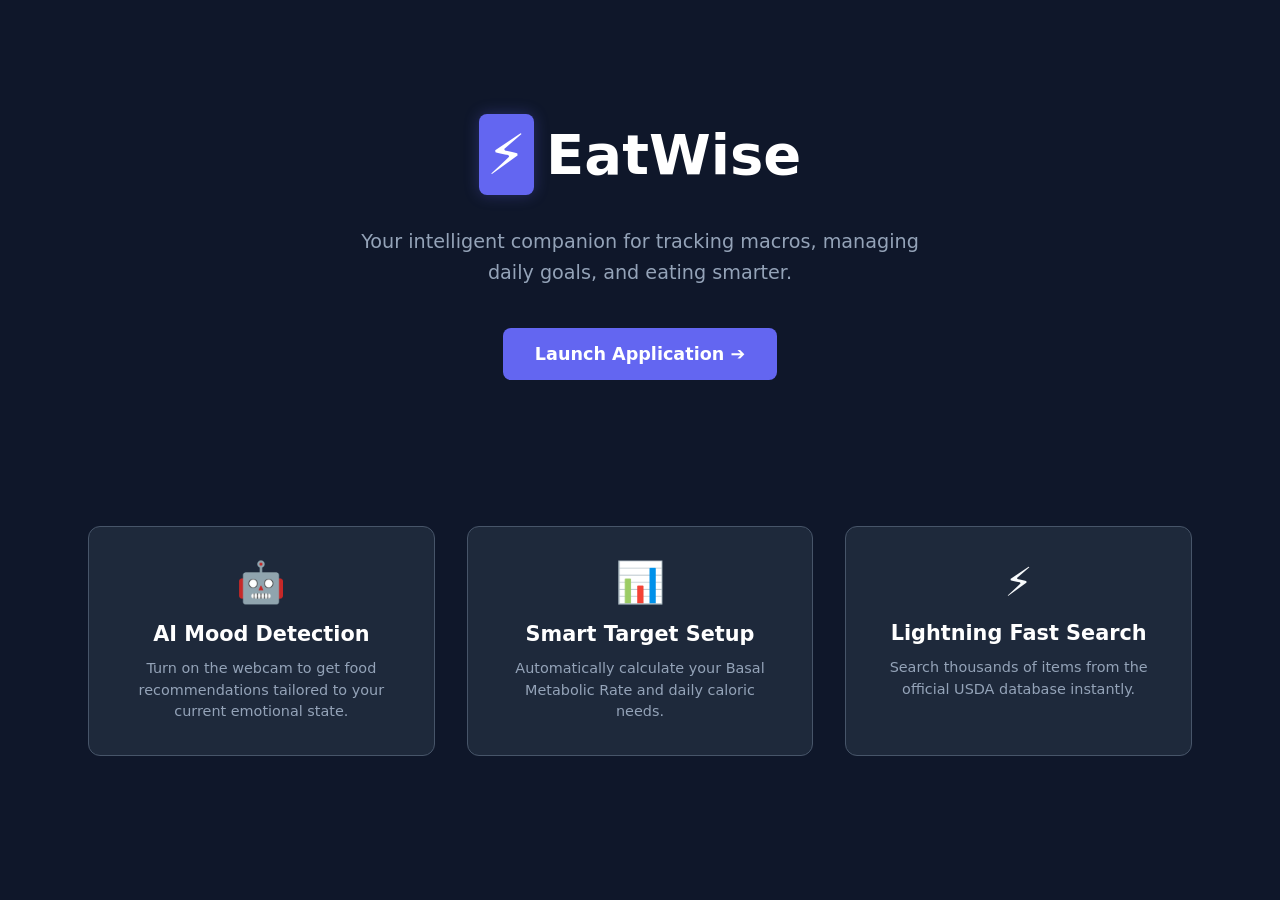
<file: home.html>
<!doctype html>
<html lang="en">
  <head>
    <meta charset="UTF-8" />
    <meta name="viewport" content="width=device-width, initial-scale=1.0" />
    <title>EatWise - Home</title>
    <link rel="stylesheet" href="styles.css" />

    <style>
      /* Override the dashboard's "no-scroll" rule just for this landing page */
      body {
        overflow-y: auto !important;
        height: auto !important;
        display: block !important;
        background: var(
          --bg-dark
        ) !important; /* Forces the single solid dark blue color */
      }

      .landing-page {
        display: flex;
        flex-direction: column;
        min-height: 100vh;
      }

      /* The top section with the title and button */
      .hero-banner {
        flex: 1;
        display: flex;
        flex-direction: column;
        justify-content: center;
        align-items: center;
        padding: 6rem 2rem 4rem;
        background: transparent; /* Removed the gradient to make it seamless */
        text-align: center;
      }

      /* The bottom section with the 3 cards */
      .features-section {
        background: transparent; /* Made transparent so the base blue shows through */
        padding: 1rem 2rem 6rem;
      }
    </style>
  </head>
  <body>
    <div class="landing-page">
      <section class="hero-banner">
        <div class="brand" style="justify-content: center; margin-bottom: 2rem">
          <div class="brand-icon" style="font-size: 3.5rem">⚡</div>
          <h2 style="font-size: 3.5rem; color: white">EatWise</h2>
        </div>

        <p
          style="
            font-size: 1.2rem;
            color: var(--text-muted);
            max-width: 600px;
            line-height: 1.6;
          "
        >
          Your intelligent companion for tracking macros, managing daily goals,
          and eating smarter.
        </p>

        <a
          href="index.html"
          class="btn-primary btn-large"
          style="
            text-decoration: none;
            margin-top: 2.5rem;
            display: inline-block;
          "
        >
          Launch Application ➔
        </a>
      </section>

      <section class="features-section">
        <div class="features-grid" style="max-width: 1200px; margin: 0 auto">
          <div class="feature-card">
            <div class="feature-icon">🤖</div>
            <h3 style="font-size: 1.3rem">AI Mood Detection</h3>
            <p>
              Turn on the webcam to get food recommendations tailored to your
              current emotional state.
            </p>
          </div>

          <div class="feature-card">
            <div class="feature-icon">📊</div>
            <h3 style="font-size: 1.3rem">Smart Target Setup</h3>
            <p>
              Automatically calculate your Basal Metabolic Rate and daily
              caloric needs.
            </p>
          </div>

          <div class="feature-card">
            <div class="feature-icon">⚡</div>
            <h3 style="font-size: 1.3rem">Lightning Fast Search</h3>
            <p>
              Search thousands of items from the official USDA database
              instantly.
            </p>
          </div>
        </div>
      </section>
    </div>
  </body>
</html>
</file>
<file: styles.css>
/* --- Ultimate Dashboard Theme --- */
:root {
  --primary: #6366f1; /* Vibrant Indigo */
  --primary-hover: #4f46e5;
  --accent: #10b981; /* Emerald Green */
  --danger: #f43f5e; /* Rose Red */

  --bg-dark: #0f172a; /* Deep Slate */
  --panel-bg: #1e293b;
  --card-bg: #334155;

  --text-main: #f8fafc;
  --text-muted: #94a3b8;
  --border: #475569;

  --glow: 0 0 15px rgba(99, 102, 241, 0.3);
  --shadow: 0 10px 15px -3px rgba(0, 0, 0, 0.5);
  --radius: 12px;
}

.home-body {
  overflow: auto;
}

* {
  box-sizing: border-box;
  margin: 0;
  padding: 0;
}

body {
  font-family: "Inter", system-ui, sans-serif;
  background-color: var(--bg-dark);
  color: var(--text-main);
  height: 100vh;
  overflow: hidden;
}

/* --- Layout Grid --- */
.app-layout {
  display: grid;
  grid-template-columns: 350px 1fr;
  height: 100vh;
  gap: 1px;
  background: var(--border);
}

/* --- Sidebar (Dashboard) --- */
.sidebar {
  background: var(--panel-bg);
  padding: 1.5rem;
  display: flex;
  flex-direction: column;
  gap: 1.5rem;
  overflow-y: auto;
}

.brand {
  display: flex;
  align-items: center;
  gap: 0.75rem;
  font-size: 1.5rem;
  color: white;
}
.brand-icon {
  background: var(--primary);
  padding: 0.5rem;
  border-radius: 8px;
  box-shadow: var(--glow);
}

.panel {
  background: var(--bg-dark);
  padding: 1.25rem;
  border-radius: var(--radius);
  border: 1px solid var(--border);
}

.panel h3 {
  font-size: 0.9rem;
  text-transform: uppercase;
  color: var(--text-muted);
  margin-bottom: 1rem;
  display: flex;
  justify-content: space-between;
}

/* --- Navigation & Views Styles --- */
.nav-menu {
  display: flex;
  flex-direction: column;
  gap: 0.5rem;
  padding: 1rem;
}

.nav-btn {
  background: transparent;
  color: var(--text-muted);
  border: none;
  text-align: left;
  padding: 0.75rem 1rem;
  border-radius: 8px;
  font-size: 1rem;
  cursor: pointer;
  transition: 0.2s;
  font-weight: 500;
}

.nav-btn:hover {
  background: var(--card-bg);
  color: white;
}
.nav-btn.active {
  background: rgba(99, 102, 241, 0.2);
  color: var(--primary);
  border-left: 3px solid var(--primary);
}

.view-section {
  display: none;
  flex: 1;
  overflow-y: auto;
}
.view-section.active {
  display: block;
  animation: fadeIn 0.3s ease;
}
.view-section#view-database.active {
  display: flex !important;
}

@keyframes fadeIn {
  from {
    opacity: 0;
    transform: translateY(10px);
  }
  to {
    opacity: 1;
    transform: translateY(0);
  }
}

/* --- AI Camera Styles --- */
.ai-panel {
  border: 1px solid var(--primary);
  background: linear-gradient(
    180deg,
    rgba(99, 102, 241, 0.1) 0%,
    var(--panel-bg) 100%
  );
}

.camera-container {
  width: 100%;
  border-radius: 8px;
  overflow: hidden;
  border: 2px dashed var(--primary);
  margin-bottom: 1rem;
  position: relative;
  background: #000;
}

#videoFeed {
  transform: scaleX(-1);
  display: block;
}

.mood-result {
  background: var(--bg-dark);
  padding: 1rem;
  border-radius: 8px;
  text-align: center;
}
.detected-mood {
  font-size: 1.1rem;
  font-weight: bold;
  margin-bottom: 0.5rem;
}
.mood-text {
  font-size: 0.85rem;
  color: var(--text-muted);
  font-style: italic;
}

/* Dashboard Inputs & Logs */
.input-group {
  margin-bottom: 0.75rem;
  display: flex;
  justify-content: space-between;
  align-items: center;
}
.input-group label {
  font-size: 0.85rem;
  color: var(--text-muted);
}
.input-group input {
  width: 80px;
  padding: 0.4rem;
  border-radius: 6px;
  border: 1px solid var(--border);
  background: var(--card-bg);
  color: white;
  text-align: right;
}

.stat-row {
  display: flex;
  justify-content: space-between;
  margin-bottom: 0.5rem;
  font-size: 0.95rem;
}
.highlight {
  color: var(--primary);
  font-weight: bold;
}
.highlight-green {
  color: var(--accent);
  font-weight: bold;
}

.progress-bar-bg {
  width: 100%;
  height: 8px;
  background: var(--card-bg);
  border-radius: 10px;
  margin-top: 1rem;
  overflow: hidden;
}
.progress-bar-fill {
  height: 100%;
  width: 0%;
  background: linear-gradient(90deg, var(--primary), var(--accent));
  transition: width 0.4s ease-out;
}

.daily-log-panel {
  flex-grow: 1;
  display: flex;
  flex-direction: column;
}
.log-list {
  overflow-y: auto;
  flex-grow: 1;
  max-height: 250px;
}
.log-item {
  display: flex;
  justify-content: space-between;
  align-items: center;
  padding: 0.75rem 0;
  border-bottom: 1px solid var(--border);
  font-size: 0.85rem;
}
.empty-state {
  color: var(--text-muted);
  font-size: 0.85rem;
  font-style: italic;
  text-align: center;
  margin-top: 1rem;
}

/* --- Main Workspace General --- */
.workspace {
  background: var(--bg-dark);
  display: flex;
  flex-direction: column;
  overflow: hidden;
}
.workspace-header {
  padding: 2rem 2.5rem 1rem;
}
.workspace-header h1 {
  font-size: 2rem;
  margin-bottom: 0.25rem;
}
.workspace-header p {
  color: var(--text-muted);
}

/* --- Buttons --- */
.btn-primary {
  background: var(--primary);
  color: white;
  border: none;
  padding: 0.6rem 1.2rem;
  border-radius: 8px;
  cursor: pointer;
  font-weight: 600;
  transition: 0.2s;
}
.btn-primary:hover {
  background: var(--primary-hover);
  box-shadow: var(--glow);
}
.btn-secondary {
  background: var(--card-bg);
  color: white;
  border: 1px solid var(--border);
  padding: 0.6rem 1.2rem;
  border-radius: 8px;
  cursor: pointer;
  transition: 0.2s;
}
.btn-secondary:hover {
  background: var(--border);
}
.btn-icon {
  background: none;
  border: none;
  cursor: pointer;
  font-size: 1rem;
  opacity: 0.7;
  transition: 0.2s;
}
.btn-icon:hover {
  opacity: 1;
}
.btn-large {
  font-size: 1.1rem;
  padding: 1rem 2rem;
}

/* --- Database View Styles --- */
.controls {
  padding: 1rem 2.5rem;
}
.search-box {
  display: flex;
  gap: 0.5rem;
  background: var(--panel-bg);
  padding: 0.5rem;
  border-radius: var(--radius);
  border: 1px solid var(--border);
}
.search-box input {
  flex: 1;
  background: transparent;
  border: none;
  color: white;
  padding: 0.5rem;
  font-size: 1rem;
  outline: none;
}

.results-header {
  display: flex;
  justify-content: space-between;
  padding: 1rem 2.5rem;
  border-bottom: 1px solid var(--border);
  color: var(--text-muted);
  font-size: 0.85rem;
  text-transform: uppercase;
}
.results-list {
  flex: 1;
  overflow-y: auto;
  padding: 1rem 2.5rem;
}
.result-card {
  background: var(--panel-bg);
  border: 1px solid var(--border);
  border-radius: var(--radius);
  padding: 1.25rem;
  margin-bottom: 1rem;
  display: flex;
  justify-content: space-between;
  align-items: center;
  transition: 0.2s;
}
.result-card:hover {
  transform: translateY(-2px);
  box-shadow: var(--shadow);
  border-color: var(--primary);
}

.food-info h4 {
  font-size: 1.1rem;
  margin-bottom: 0.25rem;
}
.food-portion {
  font-size: 0.85rem;
  color: var(--text-muted);
}
.food-desc {
  font-size: 0.8rem;
  color: var(--primary);
  margin-top: 0.5rem;
}

.action-area {
  display: flex;
  align-items: center;
  gap: 1.5rem;
}
.calories-badge {
  font-size: 1.25rem;
  font-weight: bold;
}
.btn-add {
  background: var(--accent);
  color: white;
  width: 36px;
  height: 36px;
  border-radius: 50%;
  border: none;
  font-size: 1.2rem;
  cursor: pointer;
  transition: 0.2s;
  display: flex;
  justify-content: center;
  align-items: center;
}
.btn-add:hover {
  transform: scale(1.1);
  box-shadow: 0 0 10px rgba(16, 185, 129, 0.4);
}

.btn-load-more {
  width: 100%;
  margin-top: 1rem;
  margin-bottom: 2rem;
  padding: 1rem;
}

.status-message {
  margin-top: 1rem;
  padding: 1rem;
  border-radius: var(--radius);
  font-size: 0.9rem;
  display: none;
}
.status-error {
  background: rgba(244, 63, 94, 0.1);
  color: var(--danger);
  border: 1px solid rgba(244, 63, 94, 0.3);
  display: block;
}

/* --- Home Page Styles --- */
.hero-section {
  background: linear-gradient(135deg, var(--bg-dark) 0%, #1e1b4b 100%);
  padding: 4rem 3rem;
  text-align: center;
}
.hero-section h1 {
  font-size: 2.5rem;
  margin-bottom: 1rem;
  color: white;
}
.hero-section p {
  font-size: 1.1rem;
  color: var(--text-muted);
  margin-bottom: 2rem;
  max-width: 600px;
  margin-left: auto;
  margin-right: auto;
}

.features-grid {
  display: grid;
  grid-template-columns: repeat(auto-fit, minmax(250px, 1fr));
  gap: 2rem;
  padding: 3rem;
}
.feature-card {
  background: var(--panel-bg);
  padding: 2rem;
  border-radius: var(--radius);
  border: 1px solid var(--border);
  text-align: center;
}
.feature-icon {
  font-size: 2.5rem;
  margin-bottom: 1rem;
}
.feature-card h3 {
  color: white;
  margin-bottom: 0.75rem;
}
.feature-card p {
  color: var(--text-muted);
  font-size: 0.9rem;
  line-height: 1.5;
}

/* --- About Page Styles --- */
.about-content {
  padding: 3rem;
  max-width: 800px;
  margin: 0 auto;
}
.about-content h1 {
  font-size: 2.5rem;
  margin-bottom: 1rem;
  color: white;
}
.about-content h3 {
  color: var(--primary);
  margin-top: 2rem;
  margin-bottom: 0.5rem;
}
.about-content p {
  color: var(--text-muted);
  line-height: 1.6;
  margin-bottom: 1rem;
}
.about-content hr {
  border: none;
  border-top: 1px solid var(--border);
  margin: 2rem 0;
}

/* =========================================
   📱 MOBILE RESPONSIVENESS (Max Width: 768px)
   ========================================= */
@media (max-width: 768px) {
  /* 1. Stack the layout vertically */
  .app-layout {
    display: flex;
    flex-direction: column;
    height: 100vh;
    overflow: hidden;
  }

  /* 2. Move the workspace to the top and let it fill the screen */
  .workspace {
    order: 1;
    flex: 1;
    height: 60vh; /* Give it the majority of the screen */
  }

  /* 3. Turn the sidebar into a scrollable panel at the bottom */
  .sidebar {
    order: 2;
    height: 40vh; /* Bottom section of the screen */
    border-top: 2px solid var(--primary);
    padding: 1rem;
    gap: 1rem;
  }

  /* 4. Convert vertical navigation into a horizontal mobile tab bar */
  .nav-menu {
    flex-direction: row;
    justify-content: space-between;
    padding: 0.5rem;
  }

  .nav-btn {
    flex: 1;
    text-align: center;
    font-size: 0.85rem;
    padding: 0.5rem 0.25rem;
    border-left: none; /* Remove desktop active border */
    border-bottom: 3px solid transparent;
  }

  .nav-btn.active {
    border-left: none;
    border-bottom: 3px solid var(--primary); /* Move active indicator to bottom */
  }

  /* 5. Adjust Main Workspace padding for smaller screens */
  .workspace-header {
    padding: 1.5rem 1rem 1rem;
  }
  .workspace-header h1 {
    font-size: 1.75rem;
  }
  .controls {
    padding: 0.5rem 1rem;
  }

  /* 6. Make search box stack neatly */
  .search-box {
    flex-direction: column;
    gap: 0.75rem;
  }

  .search-box input {
    width: 100%;
  }

  .search-box button {
    width: 100%;
    padding: 0.75rem;
  }

  /* 7. Adjust Results layout */
  .results-header {
    padding: 1rem;
  }
  .results-list {
    padding: 0 1rem 1rem;
  }

  /* Stack the food cards so they don't squish */
  .result-card {
    flex-direction: column;
    align-items: flex-start;
    gap: 1rem;
    padding: 1rem;
  }

  .action-area {
    width: 100%;
    justify-content: space-between;
    border-top: 1px solid var(--border);
    padding-top: 0.75rem;
  }

  /* 8. Fix Home Page Mobile Layout */
  .hero-section {
    padding: 2rem 1rem;
  }
  .hero-section h1 {
    font-size: 2rem;
  }

  .features-grid {
    padding: 1rem;
    grid-template-columns: 1fr; /* Stack feature cards */
  }
}
</file>
